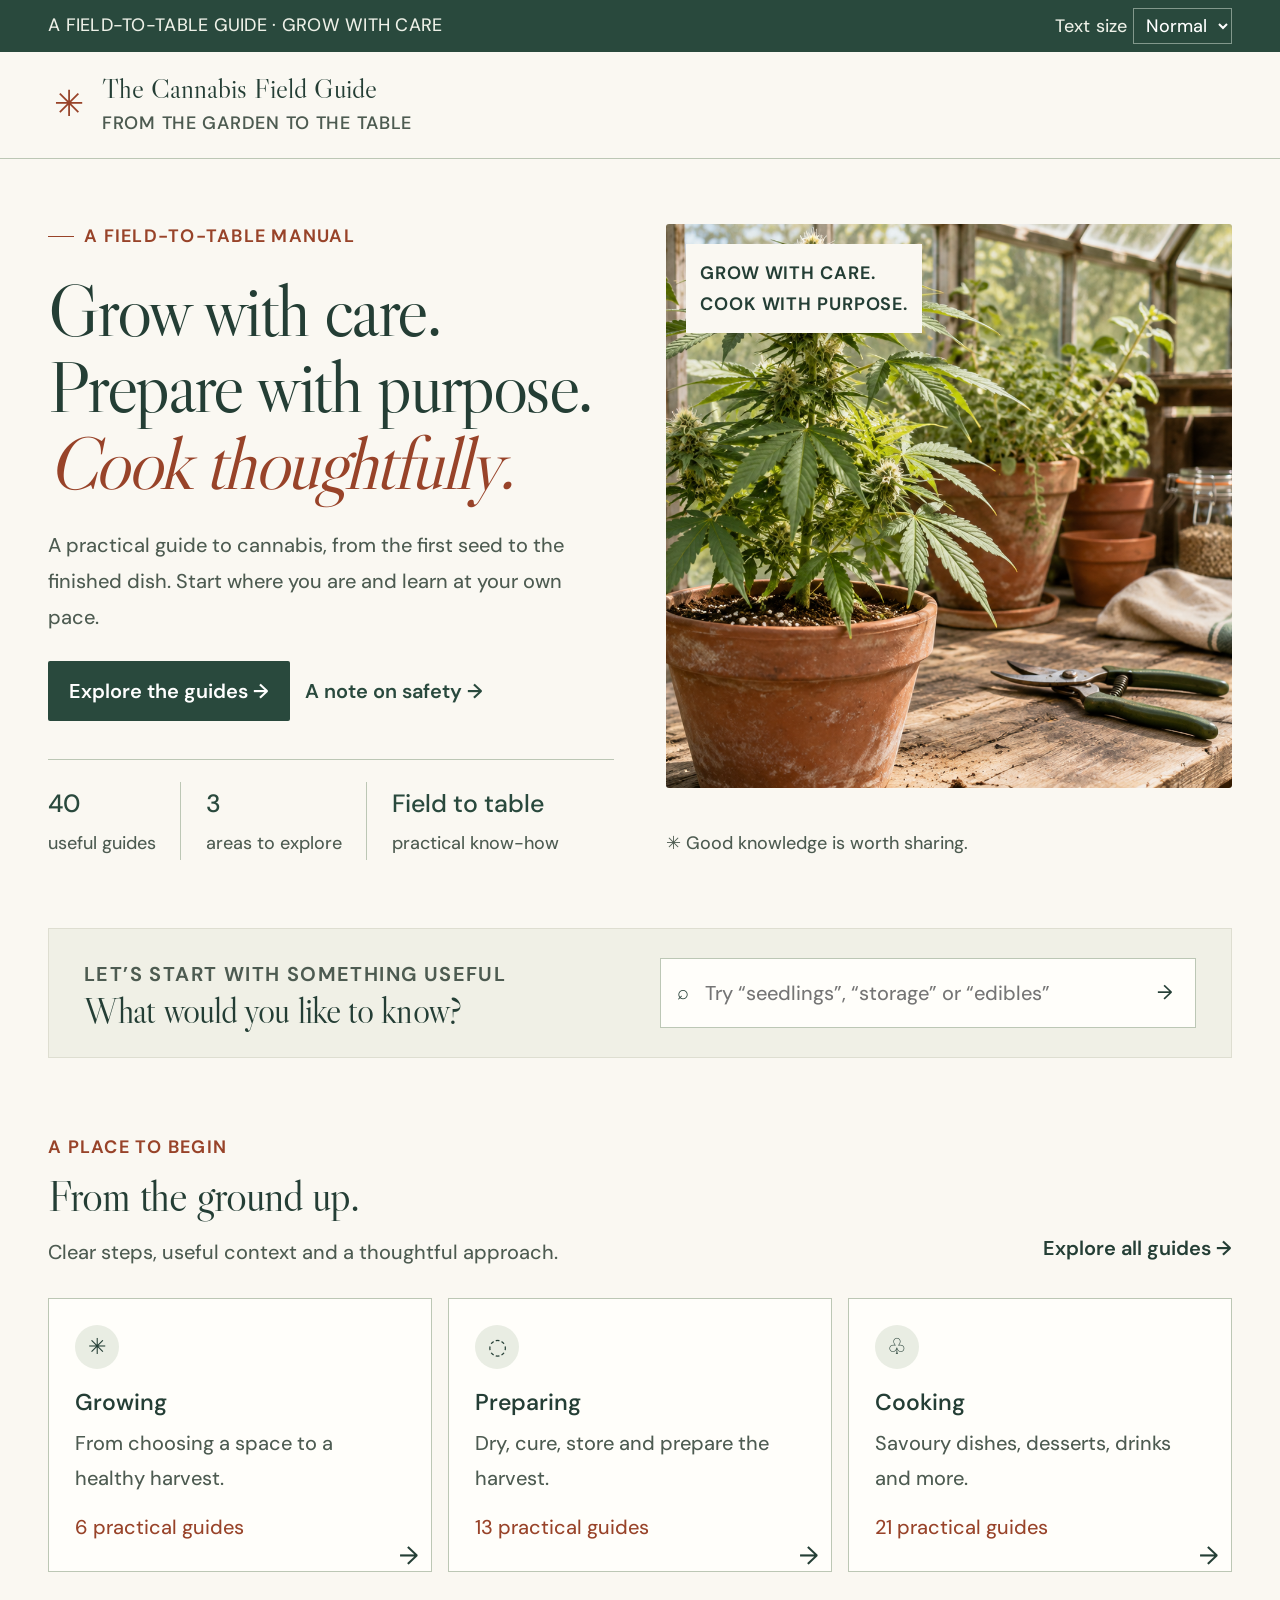
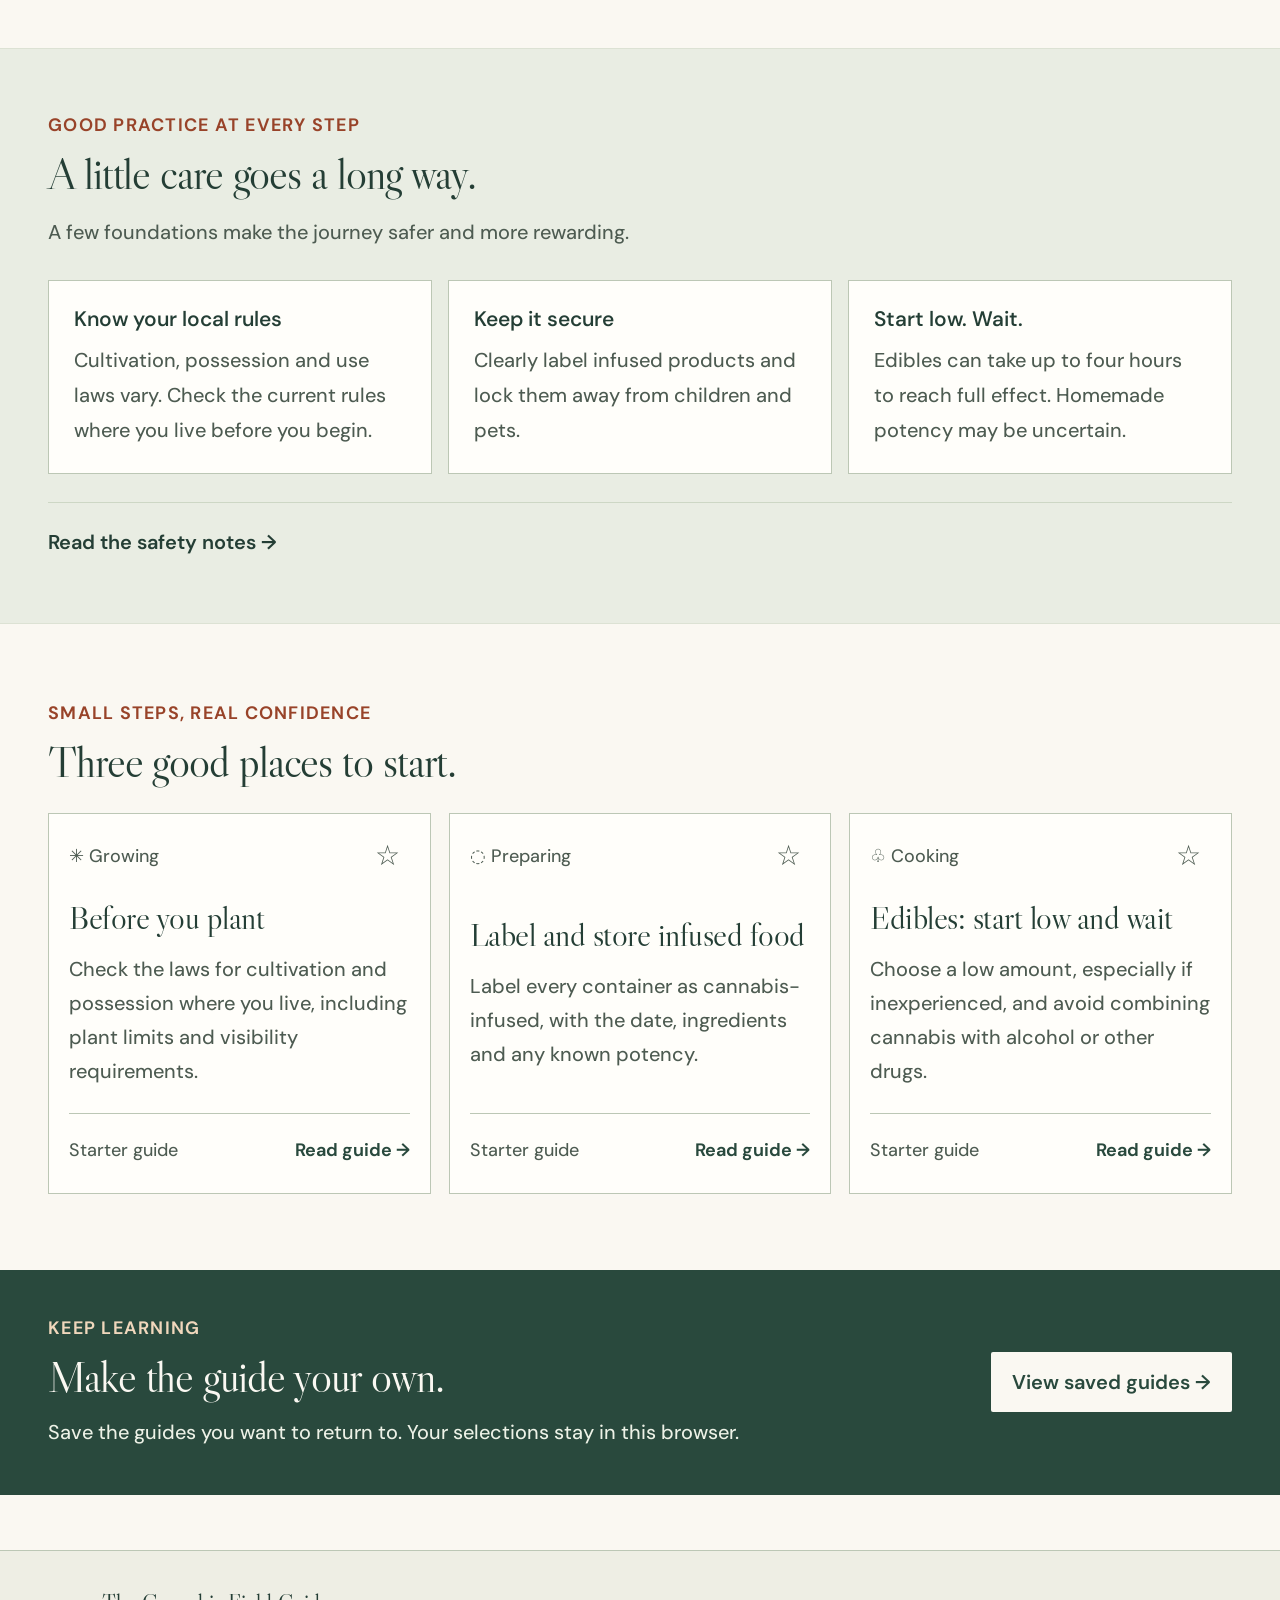
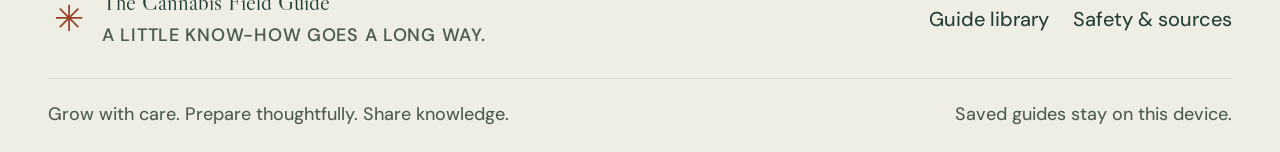
<file: index.html>
<!doctype html>
<html lang="en"><head><meta charset="utf-8"><meta name="viewport" content="width=device-width,initial-scale=1"><meta name="theme-color" content="#29493d"><meta name="description" content="A practical field-to-table guide to growing, preparing and cooking cannabis."><title>The Cannabis Field Guide</title><link rel="icon" href="./favicon.svg"><link rel="stylesheet" href="./style.css"><link rel="stylesheet" href="./readability.css"><link rel="stylesheet" href="./custom.css"></head><body><div id="cg-root"><p style="padding:40px">Opening the field guide…</p><noscript>JavaScript is needed to browse the interactive guide library.</noscript></div><script src="./app.js" defer></script></body></html>
</file>
<file: style.css>
@import url('https://fonts.googleapis.com/css2?family=DM+Sans:wght@400;450;500;550;600;650;700&family=Libre+Caslon+Display&display=swap');
:root{--paper:#faf8f2;--white:#fffefa;--ink:#243e35;--muted:#637069;--green:#29493d;--sage:#e9ede3;--line:#dce0d5;--orange:#b45432;--peach:#f0d9c8;--serif:'Libre Caslon Display',Georgia,serif;--sans:'DM Sans',Arial,sans-serif}*{box-sizing:border-box}html{scroll-behavior:smooth;scroll-padding-top:100px}body{margin:0;background:var(--paper);color:var(--ink);font-family:var(--sans);font-size:0.9rem;line-height:1.65}a{color:inherit;text-underline-offset:4px}button,input,textarea,select{font:inherit;color:inherit}button,a,input,textarea,select{-webkit-tap-highlight-color:transparent}button{cursor:pointer}button:disabled{opacity:.6;cursor:wait}button:focus-visible,a:focus-visible,input:focus-visible,select:focus-visible,textarea:focus-visible{outline:3px solid #b85e2c;outline-offset:4px}a:hover{color:var(--orange)}button{border:0;background:transparent}h1,h2,h3,h4,p,figure{margin:0}h1,h2{font-family:var(--serif);font-weight:400;letter-spacing:-.025em;line-height:1.04}h1{font-size:3.8rem}h2{font-size:2.4rem}h3{font-size:1.05rem;line-height:1.3;font-weight:550}h4{font-size:0.9rem}p{color:var(--muted)}p+p{margin-top:14px}.wrap{width:min(1240px,calc(100% - 96px));margin-inline:auto}.icon{width:23px;height:23px;flex-shrink:0;vertical-align:middle}.sr-only{position:absolute;width:1px;height:1px;padding:0;overflow:hidden;clip:rect(0,0,0,0);white-space:nowrap;border:0}.skip{position:fixed;z-index:100;top:-70px;left:10px;background:white;padding:12px}.skip:focus{top:5px}.eyebrow{font:650 0.9rem/1.5 var(--sans);letter-spacing:.16em;color:var(--orange);text-transform:uppercase;margin-bottom:16px}.lead{font-size:0.9rem;line-height:1.8;max-width:680px}.emergency-bar{background:var(--green);color:#edf0e7;font-size:0.9rem;padding:8px 0;letter-spacing:.015em}.emergency-bar .wrap{display:flex;justify-content:space-between;gap:20px}.emergency-bar a{font-weight:700;color:white;text-decoration:none}.emergency-bar b{margin:0 10px;color:#b6c5b8}header{background:var(--paper);border-bottom:1px solid var(--line);position:relative;z-index:20}.nav-wrap{height:98px;display:flex;justify-content:space-between;align-items:center;gap:24px}.brand{display:flex;gap:12px;align-items:center;text-decoration:none;color:var(--ink);font-family:var(--serif);font-size:1.35rem;line-height:1.15;white-space:nowrap}.brand small{display:block;font:550 0.9rem/1.5 var(--sans);letter-spacing:.17em;margin-top:5px;color:var(--muted)}.brand-mark{color:var(--orange);width:42px;height:42px;display:grid;place-items:center}.brand-mark .icon{width:39px;height:39px;stroke-width:1}.nav-wrap nav{display:flex;align-items:center;gap:24px;font-size:0.9rem;font-weight:550}.nav-wrap nav a{text-decoration:none;white-space:nowrap;line-height:1.4}.nav-wrap nav a.active{color:var(--orange)}.nav-survey{border:1px solid var(--ink);padding:11px 14px}.nav-survey .icon{width:15px;height:15px;margin-left:5px}.menu-toggle{display:none!important}.hero{display:grid;grid-template-columns:1.02fr 1fr;gap:52px;padding-top:64px;padding-bottom:68px;align-items:center}.hero-copy h1{font-size:clamp(3.1rem,5.8vw,4.2rem);line-height:1.03;letter-spacing:-.035em}.hero-copy h1 em{color:var(--orange);font-weight:400}.hero-copy .eyebrow{font-size:0.9rem;letter-spacing:.13em;display:flex;gap:10px;align-items:center;margin-bottom:22px}.little-line{width:26px;height:1px;background:var(--orange)}.hero-copy .lead{font-size:0.9rem;margin-top:26px;max-width:430px}.button-row{display:flex;flex-wrap:wrap;align-items:center;gap:14px;margin-top:26px}.button{display:inline-flex;justify-content:center;align-items:center;gap:18px;text-decoration:none;padding:14px 20px;font-size:0.9rem;font-weight:600;border:1px solid transparent;line-height:1.5;min-height:46px;border-radius:2px}.button .icon{width:18px;height:18px}.button.primary{background:var(--green);color:white}.button.primary:hover{background:#355b49}.button.secondary{border-color:var(--line);background:transparent}.button.secondary:hover{border-color:var(--green);background:var(--sage)}.button.light{background:var(--paper);color:var(--green)}.button.text-button{padding-inline:0;color:var(--green);gap:12px;font-size:0.9rem}.hero-facts{display:flex;gap:25px;margin-top:38px;padding-top:22px;border-top:1px solid var(--line);font-size:0.9rem;color:var(--muted);max-width:440px}.hero-facts strong{font-size:0.95rem;font-weight:500;color:var(--green);display:block;margin-bottom:2px}.hero-facts span+span{border-left:1px solid var(--line);padding-left:25px}.hero-photo{position:relative;align-self:stretch;margin-top:1px;min-height:490px;padding-bottom:40px}.hero-photo img{width:100%;height:100%;position:absolute;inset:0;object-fit:cover;object-position:52% center;height:calc(100% - 40px);border-radius:3px}.photo-label{position:absolute;top:20px;left:20px;background:var(--paper);padding:14px;font-size:0.9rem;font-weight:650;line-height:1.7;letter-spacing:.14em}.hero-photo figcaption{position:absolute;bottom:0;width:100%;display:flex;align-items:center;justify-content:space-between;font-size:0.9rem;color:var(--muted)}.hero-photo figcaption .icon{width:16px;height:16px;margin-right:4px}.hero-photo figcaption span+span{font-size:0.9rem;letter-spacing:.12em}.search-band{display:grid;grid-template-columns:1fr 1.2fr;gap:40px;align-items:center;border:1px solid #deded1;background:#f0f0e6;padding:28px 35px}.search-band .eyebrow{font-size:0.9rem;margin-bottom:6px;color:var(--muted)}.search-band h2{font-family:var(--serif);font-size:1.45rem}.search-band form,.library-search{display:flex;align-items:center;gap:14px;background:var(--white);border:1px solid var(--line);padding:12px 16px}.search-band input,.library-search input{background:transparent;border:0;outline:none;min-width:0;width:100%;font-size:0.9rem}.search-band form>.icon{width:18px;height:18px;color:var(--muted)}.icon-button{width:36px;height:36px;display:inline-flex;align-items:center;justify-content:center;color:var(--muted);border-radius:50%;flex-shrink:0}.icon-button:hover{background:var(--sage);color:var(--green)}.icon-button .icon{width:20px;height:20px}.section{padding-block:76px}.section.compact{padding-block:42px}.section-head{display:flex;justify-content:space-between;align-items:flex-end;gap:28px;margin-bottom:28px}.section-head .eyebrow{font-size:0.9rem;margin-bottom:12px}.section-head h2{font-size:2.2rem}.section-head p:not(.eyebrow){margin-top:16px;font-size:0.9rem}.text-link{display:inline-flex;gap:10px;align-items:center;font-size:0.9rem;font-weight:600;text-decoration:none;white-space:nowrap}.text-link .icon{width:17px;height:17px}.category-grid{display:grid;grid-template-columns:repeat(3,1fr);gap:16px}.category-card{display:flex;align-items:flex-start;gap:16px;padding:25px 20px;border:1px solid var(--line);text-decoration:none;position:relative;background:var(--white);min-height:150px;transition:border-color .15s,transform .15s}.category-card:hover{border-color:#879a82;transform:translateY(-2px);color:var(--ink)}.category-icon{display:grid;place-items:center;width:44px;height:44px;background:var(--sage);border-radius:50%;flex-shrink:0}.category-icon .icon{width:23px;height:23px}.category-card h3{font-size:0.9rem;margin-top:1px;line-height:1.4;padding-right:12px}.category-card p{font-size:0.9rem;margin-top:7px;max-width:220px}.category-card small{font-size:0.9rem;color:var(--orange);display:block;margin-top:14px}.card-arrow{position:absolute;bottom:21px;right:16px;width:16px;height:16px}.weather-section{background:var(--sage);border-block:1px solid #dce2d4}.weather-section .section{padding-block:63px}.section-copy{font-size:0.9rem;margin-top:-10px;margin-bottom:30px;max-width:690px}.hazard-tiles{display:grid;grid-template-columns:repeat(4,1fr);gap:15px;margin-top:28px}.hazard-tile{padding:22px;min-height:220px;position:relative;text-decoration:none;border:1px solid #d9dccc;transition:transform .15s;background:#f9f7ef;color:#614632}.hazard-tile:hover{transform:translateY(-3px)}.hazard-tile>.icon{display:block;width:52px;height:52px;stroke-width:1.1;margin:12px 0 25px}.hazard-tile .tile-no{position:absolute;right:20px;top:22px;font-size:0.9rem;color:var(--muted)}.hazard-tile h3{font-family:var(--serif);font-size:1.55rem;font-weight:400;margin-bottom:15px}.hazard-tile>span:last-child{font-size:0.9rem;display:flex;gap:10px;align-items:center;justify-content:space-between}.hazard-tile>span:last-child .icon{width:16px;height:16px}.rust{--hazard:#a45132;--hazard-bg:#f5e9de}.blue{--hazard:#42697a;--hazard-bg:#e4eced}.sage{--hazard:#4a6556;--hazard-bg:#e7ecdf}.ochre{--hazard:#8e692b;--hazard-bg:#f3ebd8}.hazard-tile{color:var(--hazard)}.weather-foot{display:flex;align-items:center;gap:10px;margin-top:28px;padding-top:22px;border-top:1px solid #cdd7c5;font-size:0.9rem}.weather-foot>.icon{width:18px;height:18px}.weather-foot a{display:flex;gap:8px;align-items:center;margin-left:auto;font-weight:600;text-decoration:none}.weather-foot a .icon{width:16px;height:16px}.neighbour-promo{display:grid;grid-template-columns:1fr 1.08fr;align-items:center;gap:80px}.neighbour-promo h2{font-size:2.55rem}.neighbour-promo p:not(.eyebrow){font-size:0.9rem;margin-top:22px;max-width:470px}.neighbour-art{min-height:300px;display:flex;align-items:center;justify-content:center;gap:18px;position:relative;background:#efede0;border-radius:50% 50% 4px 4px;isolation:isolate}.neighbour-art>span>.icon{width:88px;height:88px;stroke-width:.7}.neighbour-art>div{align-self:center;margin-top:70px;color:var(--orange)}.neighbour-art>div .icon{width:48px;height:48px;stroke-width:1}.neighbour-art small{position:absolute;bottom:23px;font-size:0.9rem;letter-spacing:.16em}.survey-promo{background:var(--green);color:var(--paper)}.survey-promo .wrap{display:flex;align-items:center;justify-content:space-between;gap:40px;padding-block:45px}.survey-promo .eyebrow{color:#d7b396;margin-bottom:12px;font-size:0.9rem}.survey-promo h2{font-size:2.25rem}.survey-promo p:not(.eyebrow){color:#d2dcce;font-size:0.9rem;margin-top:16px;max-width:650px}.survey-promo .button{white-space:nowrap;min-width:170px}.guide-grid{display:grid;grid-template-columns:repeat(3,1fr);gap:18px}.guide-card{border:1px solid var(--line);background:var(--white);padding:20px;display:flex;flex-direction:column;min-width:0}.guide-top,.guide-bottom{display:flex;justify-content:space-between;align-items:center;gap:8px}.tag{font-size:0.9rem;color:var(--muted);display:inline-flex;align-items:center;gap:7px}.tag .icon{width:16px;height:16px}.guide-open{display:block;text-align:left;padding:20px 0 25px;flex:1}.guide-open h3{font:400 1.4rem/1.15 var(--serif);letter-spacing:-.015em}.guide-open p{font-size:0.9rem;line-height:1.7;margin-top:14px}.guide-open:hover h3{color:var(--orange)}.guide-bottom{border-top:1px solid var(--line);padding-top:15px;font-size:0.9rem;color:var(--muted);align-items:center}.guide-bottom button{display:flex;gap:6px;align-items:center;white-space:nowrap;font-size:0.9rem;font-weight:650;color:var(--green);padding:4px 0}.guide-bottom .icon{width:14px;height:14px}.is-saved{color:var(--orange);background:#f4e6d9}.is-saved .icon{fill:#efd3b9}footer{background:#eeeee4;border-top:1px solid var(--line);margin-top:55px;padding:38px 0 22px}.footer-top,.footer-bottom{display:flex;justify-content:space-between;align-items:center;gap:24px}.footer-top .brand{font-size:1.15rem}.footer-top>div{display:flex;gap:24px;font-size:0.9rem}.footer-top>div a{text-decoration:none}.footer-bottom{border-top:1px solid #d9ddce;margin-top:28px;padding-top:19px;font-size:0.9rem;color:var(--muted)}.footer-bottom a{color:inherit}.page-intro{padding:58px 0 40px}.page-intro h1{font-size:3.25rem}.page-intro .lead{font-size:0.9rem;margin-top:22px;max-width:800px}.page-intro .eyebrow{font-size:0.9rem}.library-layout{display:grid;grid-template-columns:250px 1fr;gap:36px}.library-filters{border-right:1px solid var(--line);padding-right:22px}.library-filters h2{font:550 0.9rem var(--sans);margin:4px 0 21px}.filter{display:flex;align-items:center;gap:9px;text-align:left;width:100%;font-size:0.9rem;padding:12px 9px;margin:3px 0;border-radius:2px;line-height:1.45}.filter .icon{width:17px;height:17px}.filter span{margin-left:auto;font-size:0.9rem;color:var(--muted)}.filter.active{background:var(--sage);font-weight:650}.filter:hover{background:#eeeee3}.library-search{padding:13px 18px}.library-search input{font-size:0.9rem}.library-search>.icon{width:18px;height:18px}.results-count{display:flex;justify-content:space-between;padding:18px 0;font-size:0.9rem;color:var(--muted)}.results-count span{font-size:0.9rem}.results-count .icon{width:13px;height:13px}.library-cards{grid-template-columns:repeat(2,1fr)}.empty{padding:40px;background:#f0f1e8;border:1px dashed #b9c5b5;text-align:center;grid-column:1/-1}.empty h3{font-family:var(--serif);font-size:1.5rem;margin-bottom:12px}.empty p{font-size:0.9rem;max-width:590px;margin:0 auto 20px}.inline-empty{margin-top:20px;font-size:0.9rem;padding:25px}.emergency-contact{display:flex;align-items:center;gap:18px;padding:20px;background:#f1e2d6;border:1px solid #e7cdbb;font-size:0.9rem;margin-bottom:28px;flex-wrap:wrap}.emergency-contact strong{display:flex;align-items:center;gap:8px;font-weight:550}.emergency-contact a{font-size:0.9rem;font-weight:650;text-decoration:none}.emergency-contact span{margin-left:auto}.hazard-tabs{display:flex;flex-wrap:wrap;gap:8px;margin:28px 0 20px}.hazard-tabs a{display:flex;gap:8px;align-items:center;text-decoration:none;padding:11px 14px;border:1px solid var(--line);font-size:0.9rem}.hazard-tabs .icon{width:17px;height:17px}.hazard-tabs a.active{background:var(--green);color:white;border-color:var(--green)}.hazard-guide{border:1px solid var(--line);background:var(--white)}.hazard-guide-top{display:flex;justify-content:space-between;align-items:center;padding:34px;background:var(--hazard-bg);gap:32px}.hazard-guide-top .eyebrow{color:var(--hazard);font-size:0.9rem}.hazard-guide-top h2{font-size:2.4rem;color:var(--hazard)}.hazard-guide-top p:not(.eyebrow){margin-top:18px;max-width:750px;font-size:0.9rem}.hazard-guide-top>.icon{width:90px;height:90px;stroke-width:.8;color:var(--hazard)}.urgent-note{display:flex;gap:15px;padding:22px 34px;border-block:1px solid var(--line);font-size:0.9rem}.urgent-note strong{font-weight:550}.urgent-note .icon{color:var(--orange);width:21px;height:21px}.phase-tabs{display:flex;border-bottom:1px solid var(--line);padding:0 34px}.phase-tabs button{padding:20px 28px;border-bottom:3px solid transparent;display:flex;gap:12px;align-items:center;font-size:0.9rem}.phase-tabs button[aria-selected=true]{border-color:var(--hazard);font-weight:700;color:var(--hazard)}.phase-tabs button span{font-size:0.9rem;opacity:.7}.phase-content{padding:32px;max-width:950px}.phase-content>h3{font-family:var(--serif);font-size:1.55rem;margin-bottom:25px}.step-list{list-style:none;counter-reset:step;padding:0;margin:0}.step-list li{counter-increment:step;display:flex;gap:18px;align-items:flex-start;padding:14px 0;font-size:0.9rem;line-height:1.8}.step-list li:before{content:counter(step,decimal-leading-zero);font-size:0.9rem;line-height:28px;border-bottom:1px solid #b8c8b3;color:var(--green);min-width:26px;flex-shrink:0}.rural-note,.caution{display:flex;gap:16px;background:var(--sage);padding:22px;margin:22px 0}.rural-note p,.caution p{font-size:0.9rem;margin-top:6px}.rural-note strong,.caution strong{font-size:0.9rem}.sources{border-top:1px solid var(--line);padding-top:20px;margin-top:22px}.sources h4{font-size:0.9rem;margin-bottom:10px}.source-link{font-size:0.9rem;display:inline-flex;gap:5px;align-items:center;margin:5px 18px 5px 0;font-weight:500}.source-link .icon{width:12px;height:12px}.warning-levels{border:1px solid var(--line);padding:25px}.warning-levels h3{font-size:0.9rem;margin-bottom:22px}.warning-levels>div{display:flex;gap:14px}.level{display:block;padding:16px 20px;flex:1;font-weight:650;font-size:0.9rem}.level small{display:block;font-size:0.9rem;font-weight:400;margin-top:5px}.advice{background:#f9f0cd;color:#685322}.watch{background:#f6ddbe;color:#78511d}.emergency{background:#a84435;color:white}.warning-levels p{font-size:0.9rem;margin-top:18px}.contact-grid{display:grid;grid-template-columns:repeat(4,1fr);gap:14px}.contact-card{display:flex;flex-direction:column;justify-content:space-between;padding:20px;border:1px solid var(--line);text-decoration:none;background:var(--white);gap:18px}.contact-card small{font-size:0.9rem;line-height:1.6;max-width:200px}.contact-card strong{display:flex;align-items:center;justify-content:space-between;font-size:1.15rem;font-weight:550}.contact-card:first-child{background:var(--green);color:white}.contact-card .icon{width:19px;height:19px}.official-strip{display:flex;gap:12px;flex-wrap:wrap;align-items:center;background:var(--sage);padding:18px 22px;margin-top:22px}.official-strip>strong{font-size:0.9rem;margin-right:5px}.official-strip .source-link{font-size:0.9rem;margin-right:8px}.device-grid{display:grid;grid-template-columns:repeat(2,1fr);gap:20px}.device-card{padding:28px;border:1px solid var(--line);background:var(--white);display:flex;flex-direction:column}.device-heading{display:flex;justify-content:space-between;align-items:center;margin-bottom:20px;color:var(--orange)}.device-heading .icon{width:28px;height:28px}.device-heading span{font-size:0.9rem;color:var(--muted)}.device-card h3{font-family:var(--serif);font-size:1.6rem}.device-card ol{padding-left:19px;font-size:0.9rem;line-height:1.9;color:var(--muted);flex:1}.device-card li{padding-left:6px;margin-bottom:13px}.device-card .sources{padding-top:12px;margin-top:10px}.check-row{display:flex;align-items:flex-start;gap:10px;font-size:0.9rem;cursor:pointer;line-height:1.7;padding:12px 0}.check-row input{margin-top:4px;flex-shrink:0}input[type=checkbox],input[type=radio]{accent-color:var(--green);width:18px;height:18px;cursor:pointer;flex-shrink:0}.info-grid{display:grid;grid-template-columns:repeat(2,1fr);gap:20px}.note-box{padding:28px;background:var(--sage);border:1px solid var(--line)}.note-box h3{font-family:var(--serif);font-size:1.5rem;margin-bottom:15px}.note-box p{font-size:0.9rem}.small-note{font-size:0.9rem;line-height:1.75;color:var(--muted);margin-top:12px}.principle-strip{display:flex;gap:24px;justify-content:space-between;background:var(--sage);padding:25px;margin-bottom:44px}.principle-strip span{display:flex;align-items:center;gap:12px;font-size:0.9rem}.principle-strip .icon{color:var(--orange)}.feature-grid{display:grid;grid-template-columns:repeat(4,1fr);gap:14px}.feature{display:flex;align-items:flex-start;flex-wrap:wrap;gap:15px;padding:20px;border:1px solid var(--line);background:var(--white);cursor:pointer}.feature .icon{margin-left:auto;color:var(--muted);width:26px;height:26px}.feature strong{display:block;width:100%;font-size:0.9rem;font-weight:550}.feature.selected{border-color:var(--green);background:var(--sage)}.property-checklist{margin-top:28px;border:1px solid var(--line);padding:28px;background:var(--white)}.property-checklist .section-head{margin-bottom:0}.property-task{display:flex;gap:20px;align-items:center;padding:22px 0;border-top:1px solid var(--line);margin-top:16px}.property-task p{font-size:0.9rem;margin-top:6px}.property-task h4{font-size:0.9rem}.property-task>div{flex:1}.property-task>.icon{color:var(--orange);width:28px;height:28px}.privacy-note{margin-bottom:32px;background:#f1ecdf}.privacy-note strong{font-size:0.9rem;display:flex;gap:10px;align-items:center}.privacy-note p{margin-top:12px}.plan-layout{display:grid;grid-template-columns:1fr .7fr;gap:48px}.field{margin-bottom:22px}.field label,.field-label{display:block;font-size:0.9rem;font-weight:600;margin-bottom:10px;color:var(--ink)}.field input,.field textarea,.field select{padding:12px 14px;display:block;width:100%;border:1px solid #cbd2c4;background:var(--white);border-radius:2px;font-size:0.9rem}.field textarea{resize:vertical;min-height:70px}.kit-panel{background:var(--sage);padding:30px;align-self:start}.kit-panel h2{font-size:1.9rem}.kit-panel>p:not(.eyebrow){font-size:0.9rem;margin-block:20px}.kit-panel .check-row{border-bottom:1px solid #d5decb;padding-block:13px}.plan-help{margin-top:26px;padding-top:20px;border-top:1px solid #c9d4bf;font-size:0.9rem;line-height:2}.head-calculator{background:#eef0e5;padding:28px;display:grid;grid-template-columns:1fr .65fr;gap:24px;margin-top:30px}.head-calculator h3{font:400 1.75rem var(--serif);margin-bottom:14px}.head-calculator p{font-size:0.9rem}.head-calculator label{display:block;font-size:0.9rem;margin-top:18px}.head-calculator input[type=range]{width:100%;accent-color:var(--green);margin-top:14px}.head-calculator output{display:block;font-size:0.95rem;color:var(--orange);margin-top:12px}.head-calculator .eyebrow{font-size:0.9rem}.tank-diagram{position:relative;min-height:230px;align-self:center}.diagram-tank{position:absolute;top:10px;left:5px;width:110px;height:105px;border:2px solid var(--green);border-radius:12px 12px 3px 3px;overflow:hidden}.diagram-tank span{position:absolute;top:30px;left:10px;font-size:0.9rem;z-index:1}.diagram-tank div{background:#b8cfd0;height:75px;margin-top:30px;border-top:1px dashed var(--green)}.diagram-pipe{position:absolute;left:50px;top:115px;width:130px;height:90px;border-left:6px solid var(--green);border-bottom:6px solid var(--green)}.diagram-drop{position:absolute;left:140px;top:40px;font-size:4.1rem;color:#9a6642;display:flex;align-items:center;gap:8px}.diagram-drop span{font-size:0.9rem;line-height:1.5}.diagram-outlet{position:absolute;left:168px;top:213px;font-size:0.9rem}.survey-toolbar{display:flex;gap:22px;align-items:center;border-block:1px solid var(--line);padding:18px 0;font-size:0.9rem;margin-bottom:32px}.survey-toolbar span{display:flex;gap:9px;align-items:center}.survey-toolbar .icon{width:18px;height:18px}.survey-toolbar a{margin-left:auto;display:flex;gap:8px;align-items:center;font-size:0.9rem}.survey-block{border:1px solid var(--line);padding:30px;margin-bottom:34px;min-width:0}.survey-block legend{padding:0 12px;font-family:var(--serif);font-size:1.55rem}.survey-block legend>span{font-family:var(--sans);font-size:0.9rem;color:var(--orange);margin-right:12px}.survey-block legend small{font-size:0.9rem;font-family:var(--sans);color:var(--muted);margin-left:12px}.survey-block>.field{max-width:420px}.choice-grid{display:flex;gap:10px;flex-wrap:wrap;margin-bottom:26px}.choice{border:1px solid var(--line);background:var(--white);padding:10px 14px;display:flex;gap:9px;align-items:center;font-size:0.9rem;cursor:pointer}.choice:has(input:checked){background:var(--sage);border-color:#96ac93}.survey-block>p{font-size:0.9rem;margin-bottom:20px}.survey-block .field-label{margin-top:24px}.survey-progress{display:flex;justify-content:space-between;font-size:0.9rem;color:var(--muted);padding:16px;background:var(--sage);margin-bottom:18px}.survey-row{display:grid;grid-template-columns:minmax(260px,2.6fr) repeat(5,1fr);gap:10px;align-items:center;margin:0;padding:20px 12px;border:0;border-bottom:1px solid var(--line);min-width:0}.survey-row:nth-child(odd){background:#f2f2e9}.survey-row:focus-within{outline:1px solid #94a88b}.survey-table-head{background:var(--green)!important;color:white;font-size:0.9rem;text-align:center;position:sticky;top:0;z-index:2}.survey-table-head>span:first-child{text-align:left;font-weight:600}.question-label strong{display:block;font-size:0.9rem;line-height:1.65;font-weight:550}.question-label small{font-size:0.9rem;text-transform:uppercase;letter-spacing:.08em;color:var(--muted);display:block;margin-bottom:5px}.survey-answer{display:flex;align-items:center;justify-content:center;cursor:pointer;padding:4px;min-height:40px}.survey-answer span{display:none}.survey-answer.workshop-choice input{accent-color:var(--orange)}.needs-answer{outline:2px solid var(--orange)}.survey-consent{padding:30px;background:var(--sage)}.survey-consent h3{font-family:var(--serif);font-size:1.6rem;margin-bottom:16px}.survey-consent p{font-size:0.9rem;max-width:900px}#survey-error{color:#9c3326;font-size:0.9rem;font-weight:600;margin-top:15px}.success-panel{padding:40px;border:1px solid var(--line);background:var(--sage)}.success-panel>.icon{width:50px;height:50px;margin-bottom:20px}.success-panel p{margin-top:18px}.results-metrics{display:grid;grid-template-columns:repeat(3,1fr);gap:20px;margin:38px 0}.results-metrics>div{background:var(--sage);padding:25px}.results-metrics strong{display:block;font-family:var(--serif);font-size:2.8rem;font-weight:400;line-height:1}.results-metrics span{font-size:0.9rem;display:block;margin-top:12px}.results-explainer{font-size:0.9rem;color:var(--muted);margin-bottom:24px;max-width:900px}.ranking-row{display:grid;grid-template-columns:2.8fr repeat(6,.7fr);gap:12px;align-items:center;padding:20px;border-bottom:1px solid var(--line);font-size:0.9rem}.ranking-row:nth-child(even){background:#f0f1e7}.ranking-row>span,.ranking-row>label{text-align:center}.ranking-row strong{font-size:0.9rem;display:block;font-weight:550}.ranking-row small{display:block;font-size:0.9rem;text-transform:uppercase;letter-spacing:.1em;color:var(--muted);margin-bottom:7px}.ranking-head{font-size:0.9rem;background:var(--green);color:white}.ranking-head span:first-child{text-align:left}.bar-track{background:#e2e6da;margin-top:12px;height:4px}.bar-track>div{background:#9a5935;height:4px}.count-line{display:flex;justify-content:space-between;border-top:1px solid #d3ddcb;padding:10px 0;font-size:0.9rem;gap:20px}.shortlist-panel{background:#f0ecdf;border:1px solid var(--line);padding:30px}.shortlist-panel h2{font-size:1.85rem}.shortlist-panel>p{font-size:0.9rem}.shortlist-item{padding:20px 0;border-top:1px solid var(--line);margin-top:18px}.shortlist-item strong{font-size:0.9rem}.shortlist-item p{font-size:0.9rem;margin:7px 0 10px}.mobile-only{display:none}.narrow{max-width:850px}.prose h2{font-size:1.8rem;margin-top:36px;margin-bottom:18px}.prose p{font-size:0.9rem;line-height:1.9}.prose .sources{margin-top:20px}.dialog-open{overflow:hidden}dialog{border:1px solid var(--line);background:var(--white);color:var(--ink);width:min(760px,calc(100% - 32px));max-height:calc(100dvh - 48px);padding:34px;box-shadow:0 24px 100px #152e3340;border-radius:4px}dialog::backdrop{background:#17382f99;backdrop-filter:blur(3px)}.dialog-top{display:flex;align-items:center;justify-content:space-between;margin-bottom:24px}dialog>.eyebrow{font-size:0.9rem;margin-bottom:12px}dialog h2{font-size:2.35rem;margin-bottom:25px}dialog .step-list{margin-top:22px}dialog .guide-tools{background:var(--sage);padding:18px 20px}dialog .guide-tools strong{font-size:0.9rem}dialog .guide-tools p{font-size:0.9rem;margin-top:5px}.caution{background:#f1e7d9;margin-block:24px}.caution>.icon{color:var(--orange)}dialog .check-row{border-block:1px solid var(--line);padding-block:20px}#toast{position:fixed;bottom:25px;left:50%;transform:translate(-50%,20px);padding:14px 22px;background:var(--green);color:white;font-size:0.9rem;z-index:100;opacity:0;pointer-events:none;transition:.2s;box-shadow:0 4px 20px #16342820;max-width:90vw;width:max-content}#toast.visible{opacity:1;transform:translate(-50%,0)}
@media(min-width:1450px){.hero-copy h1{font-size:4.3rem}.hero{gap:65px}.hero-photo{min-height:520px}}
@media(max-width:1150px){.wrap{width:calc(100% - 64px)}.nav-wrap nav{gap:15px;font-size:0.9rem}.brand{font-size:1.2rem}.brand small{font-size:0.9rem}.hero{gap:32px}.hero-copy h1{font-size:3.3rem}.hero-photo{min-height:470px}.hero-copy .lead{font-size:0.9rem}.hero-copy .button{font-size:0.9rem;gap:8px;padding:13px}.category-card{gap:12px;padding:22px 16px}.category-card h3{font-size:0.9rem}.category-icon{width:35px;height:35px}.category-icon .icon{width:20px;height:20px}.neighbour-promo{gap:45px}.library-layout{grid-template-columns:210px 1fr;gap:25px}.guide-open h3{font-size:1.3rem}.guide-card{padding:17px}.tag{font-size:0.9rem}.survey-row{grid-template-columns:2fr repeat(5,.75fr);gap:5px}.survey-block{padding:24px}.contact-card strong{font-size:1rem}}
@media(max-width:900px){.nav-wrap{height:82px}.nav-wrap nav{position:absolute;top:82px;left:0;right:0;display:none;background:var(--paper);border-bottom:1px solid var(--line);padding:20px 32px;font-size:0.9rem;box-shadow:0 10px 20px #16342810}.nav-wrap nav.open{display:flex;flex-wrap:wrap;gap:20px}.menu-toggle{display:flex!important}.hero{padding-top:45px;gap:26px}.hero-copy h1{font-size:2.75rem}.hero-photo{min-height:435px}.hero-copy .eyebrow{font-size:0.9rem}.hero-copy .lead{font-size:0.9rem;line-height:1.8}.hero-copy .button-row{gap:10px}.hero-copy .text-button{display:none}.hero-facts{gap:17px}.hero-facts span+span{padding-left:17px}.hero-photo figcaption span+span{display:none}.search-band{padding:24px;gap:24px}.search-band h2{font-size:1.3rem}.category-grid{grid-template-columns:repeat(2,1fr)}.section-head h2{font-size:1.95rem}.section-head .text-link{font-size:0.9rem}.hazard-tiles{gap:10px}.hazard-tile{padding:18px;min-height:200px}.hazard-tile h3{font-size:1.4rem}.hazard-tile>span:last-child{font-size:0.9rem;line-height:1.8}.hazard-tile>.icon{width:43px;height:43px}.neighbour-promo h2{font-size:2.15rem}.neighbour-art{min-height:270px}.neighbour-art>span>.icon{width:65px;height:65px}.guide-grid:not(.library-cards){grid-template-columns:repeat(2,1fr)}.guide-grid:not(.library-cards) .guide-card:last-child:nth-child(odd){grid-column:1/-1}.contact-grid{grid-template-columns:repeat(2,1fr)}.feature-grid{grid-template-columns:repeat(2,1fr)}.principle-strip{flex-wrap:wrap}.plan-layout{grid-template-columns:1fr .8fr;gap:25px}.kit-panel{padding:23px}.kit-panel h2{font-size:1.6rem}.survey-table-head{display:none}.survey-row{grid-template-columns:repeat(5,1fr);gap:10px;padding:20px 15px}.question-label{grid-column:1/-1;margin-bottom:8px}.survey-answer{flex-direction:column;gap:8px;justify-content:flex-start}.survey-answer span{display:block;font-size:0.9rem;text-align:center}.ranking-row{grid-template-columns:2.4fr repeat(6,.7fr);gap:8px;padding:15px;font-size:0.9rem}.ranking-head{font-size:0.9rem}.page-intro h1{font-size:2.9rem}.weather-foot{flex-wrap:wrap}.weather-foot a{margin-left:28px}.footer-top{align-items:flex-start}.footer-top>div{gap:12px;flex-wrap:wrap;justify-content:flex-end;font-size:0.9rem}.hero-facts{font-size:0.9rem}.emergency-bar .wrap>span:first-child{font-size:0.9rem}.emergency-bar{font-size:0.9rem}}
@media(max-width:640px){body{font-size:0.9rem}.wrap{width:calc(100% - 36px)}.emergency-bar .wrap>span:first-child{display:none}.emergency-bar .wrap{justify-content:center;gap:0}.emergency-bar{font-size:0.9rem;padding:7px 0}.emergency-bar b{margin:0 7px}.nav-wrap{height:76px}.nav-wrap nav{top:76px;padding:20px}.brand{font-size:1.25rem}.brand small{font-size:0.9rem}.brand-mark,.brand-mark .icon{width:33px;height:33px}.brand{gap:9px}.hero{display:flex;flex-direction:column;gap:30px;padding:38px 0 30px;align-items:stretch}.hero-copy h1{font-size:3.15rem;line-height:1.01}.hero-copy .eyebrow{font-size:0.9rem;letter-spacing:.12em;margin-bottom:22px}.hero-copy .lead{font-size:0.9rem;max-width:100%;margin-top:22px;line-height:1.8}.hero-copy .button{font-size:0.9rem;padding:13px 16px}.hero-copy .text-button{display:flex}.hero-copy .button-row{gap:15px;margin-top:22px}.hero-facts{margin-top:25px;padding-top:18px;gap:24px;font-size:0.9rem;max-width:none}.hero-facts strong{font-size:0.95rem}.hero-facts span+span{padding-left:24px}.hero-photo{min-height:315px;height:315px}.hero-photo img{height:280px;object-position:50% 55%}.photo-label{font-size:0.9rem;padding:10px;top:14px;left:14px}.hero-photo figcaption{font-size:0.9rem}.hero-photo figcaption span+span{display:block;font-size:0.9rem}.search-band{display:block;padding:22px;margin-top:0}.search-band h2{font-size:1.45rem}.search-band form{margin-top:18px;padding:9px 10px;gap:8px}.search-band input{font-size:0.9rem}.search-band .eyebrow{font-size:0.9rem}.section{padding-block:45px}.section-head{align-items:flex-start;flex-direction:column;gap:18px;margin-bottom:24px}.section-head h2{font-size:1.95rem}.section-head .eyebrow{font-size:0.9rem;margin-bottom:12px}.section-head p:not(.eyebrow){font-size:0.9rem;margin-top:12px}.section-head .text-link{font-size:0.9rem}.category-grid{gap:10px}.category-card{flex-direction:column;gap:14px;padding:18px 15px;min-height:205px}.category-card h3{font-size:0.9rem;line-height:1.35;padding-right:0}.category-card p{font-size:0.9rem;line-height:1.6;margin-top:7px}.category-card small{font-size:0.9rem;margin-top:13px}.category-icon{width:34px;height:34px}.card-arrow{width:14px;height:14px;right:12px;bottom:17px}.weather-section .section{padding-block:42px}.section-copy{font-size:0.9rem;margin-top:-7px;line-height:1.8}.hazard-tiles{grid-template-columns:repeat(2,1fr);gap:12px}.hazard-tile{padding:18px;min-height:200px}.hazard-tile h3{font-size:1.45rem}.hazard-tile>.icon{margin-top:10px;margin-bottom:25px;width:43px;height:43px}.hazard-tile>span:last-child{font-size:0.9rem}.weather-foot{font-size:0.9rem;align-items:flex-start;gap:8px;line-height:1.8}.weather-foot a{margin-left:27px;font-size:0.9rem}.neighbour-promo{display:flex;flex-direction:column;gap:30px;align-items:stretch}.neighbour-art{min-height:250px;width:100%}.neighbour-art>span>.icon{width:82px;height:82px}.neighbour-promo h2{font-size:2.25rem}.neighbour-promo p:not(.eyebrow){font-size:0.9rem;margin-top:18px}.survey-promo .wrap{display:block;padding-block:35px}.survey-promo h2{font-size:1.95rem}.survey-promo p:not(.eyebrow){font-size:0.9rem}.survey-promo .button{margin-top:24px;min-width:160px}.survey-promo .eyebrow{font-size:0.9rem}.guide-grid,.library-cards,.guide-grid:not(.library-cards){grid-template-columns:1fr;gap:14px}.guide-card{padding:20px}.tag{font-size:0.9rem}.guide-open{padding:14px 0 20px}.guide-open h3{font-size:1.5rem}.guide-open p{font-size:0.9rem;max-width:100%}.guide-bottom{font-size:0.9rem}.guide-bottom button{font-size:0.9rem}footer{margin-top:38px;padding-top:28px}.footer-top,.footer-bottom{display:block}.footer-top>div{justify-content:flex-start;gap:20px;margin-top:25px;font-size:0.9rem}.footer-bottom{font-size:0.9rem;line-height:1.8;margin-top:23px}.footer-bottom span{display:block;margin-top:8px}.page-intro{padding:35px 0 30px}.page-intro h1{font-size:2.55rem;line-height:1.04}.page-intro .lead{font-size:0.9rem;margin-top:20px;line-height:1.9}.page-intro .eyebrow{font-size:0.9rem}.library-layout{display:block}.library-filters{display:flex;overflow:auto;gap:7px;border:0;padding:0 0 18px;margin-bottom:10px}.library-filters h2{display:none}.filter{flex-shrink:0;width:auto;white-space:nowrap;padding:10px;border:1px solid var(--line);font-size:0.9rem;margin:0}.filter span{padding-left:6px}.library-search{padding:12px}.library-search input{font-size:0.9rem}.results-count{font-size:0.9rem;padding:15px 0}.results-count span{font-size:0.9rem}.emergency-contact{gap:10px 15px;padding:18px;margin-bottom:20px}.emergency-contact strong{width:100%;font-size:0.9rem}.emergency-contact span{margin-left:0;font-size:0.9rem}.emergency-contact a{font-size:0.9rem}.hazard-tabs{flex-wrap:nowrap;overflow:auto;padding-bottom:8px;gap:7px}.hazard-tabs a{flex-shrink:0;font-size:0.9rem;padding:10px 11px}.hazard-guide-top{padding:23px;gap:18px}.hazard-guide-top h2{font-size:1.9rem}.hazard-guide-top>.icon{width:49px;height:49px}.hazard-guide-top p:not(.eyebrow){font-size:0.9rem;line-height:1.85;margin-top:15px}.hazard-guide-top .eyebrow{font-size:0.9rem}.urgent-note{padding:20px;gap:12px;font-size:0.9rem}.urgent-note>.icon{width:20px;height:20px}.phase-tabs{padding:0 10px;justify-content:space-between}.phase-tabs button{padding:17px 12px;font-size:0.9rem;gap:7px}.phase-tabs button span{font-size:0.9rem}.phase-content{padding:22px}.phase-content>h3{font-size:1.45rem;margin-bottom:14px}.step-list li{font-size:0.9rem;gap:13px;padding-block:12px}.rural-note,.caution{padding:18px;gap:12px}.rural-note>.icon,.caution>.icon{width:21px;height:21px}.sources{padding-top:15px}.source-link{font-size:0.9rem;margin-right:15px;overflow-wrap:anywhere}.warning-levels{padding:20px}.warning-levels h3{font-size:0.9rem}.warning-levels>div{flex-direction:column;gap:8px}.level{padding:13px 16px}.contact-grid{gap:10px}.contact-card{padding:16px;gap:16px;min-height:140px}.contact-card small{font-size:0.9rem}.contact-card strong{font-size:0.95rem;gap:5px}.contact-card .icon{width:15px;height:15px}.official-strip{padding:18px;gap:8px}.official-strip>strong{width:100%}.device-grid,.info-grid{grid-template-columns:1fr}.device-card{padding:23px}.device-card h3{font-size:1.6rem}.device-card ol{font-size:0.9rem}.note-box{padding:23px}.note-box h3{font-size:1.5rem}.note-box p{font-size:0.9rem}.principle-strip{gap:17px;padding:20px;margin-bottom:30px}.principle-strip span{font-size:0.9rem}.principle-strip .icon{width:20px;height:20px}.feature{padding:17px;gap:15px}.feature strong{font-size:0.9rem}.feature .icon{width:23px;height:23px}.property-checklist{padding:20px}.property-task{gap:12px;flex-wrap:wrap;align-items:flex-start;padding-top:20px}.property-task>div{width:calc(100% - 48px);flex:auto}.property-task>.text-link{margin-left:35px;font-size:0.9rem}.property-task h4{font-size:0.9rem}.property-task p{font-size:0.9rem}.plan-layout{grid-template-columns:1fr;gap:32px}.plan-layout form .button{font-size:0.9rem}.kit-panel{padding:25px}.head-calculator{grid-template-columns:1fr;padding:22px;gap:5px}.head-calculator .eyebrow{font-size:0.9rem}.head-calculator h3{font-size:1.6rem}.head-calculator output{font-size:0.9rem}.tank-diagram{width:240px;margin:auto;min-height:245px}.survey-toolbar{flex-wrap:wrap;gap:14px;font-size:0.9rem}.survey-toolbar a{margin-left:0;font-size:0.9rem;width:100%}.survey-block{padding:20px 14px;margin-bottom:27px}.survey-block legend{font-size:1.35rem;padding:0 7px;line-height:1.25}.survey-block legend small{font-size:0.9rem;margin-left:5px}.survey-block legend>span{font-size:0.9rem;margin-right:6px}.choice-grid{gap:8px;margin-bottom:18px}.choice{padding:10px;font-size:0.9rem;gap:8px}.choice input{width:16px;height:16px}.survey-block>.field{margin:15px 0 22px}.survey-block>p{font-size:0.9rem}.survey-progress{padding:12px;font-size:0.9rem;gap:12px}.survey-row{padding:19px 8px;gap:8px 4px}.question-label strong{font-size:0.9rem}.question-label small{font-size:0.9rem}.survey-answer span{font-size:0.9rem;line-height:1.6}.survey-answer{padding:3px 0;gap:9px}.survey-answer input{width:19px;height:19px}.survey-consent{padding:23px}.survey-consent h3{font-size:1.5rem}.survey-consent p{font-size:0.9rem}.survey-consent .check-row{font-size:0.9rem}.survey-consent .button{font-size:0.9rem}.results-metrics{gap:9px;margin:28px 0}.results-metrics>div{padding:16px 12px}.results-metrics strong{font-size:2.05rem}.results-metrics span{font-size:0.9rem;line-height:1.7;margin-top:10px}.ranking-head{display:none}.ranking-row{grid-template-columns:repeat(3,1fr);padding:20px 14px;gap:14px}.ranking-row>div{grid-column:1/-1}.ranking-row>span:before{content:attr(data-label);display:block;font-size:0.9rem;color:var(--muted);margin-bottom:5px}.ranking-row>label{display:flex;gap:8px;font-size:0.9rem;align-items:center;justify-content:center}.mobile-only{display:inline}.ranking-row strong{font-size:0.9rem}.shortlist-panel{padding:24px}.shortlist-panel h2{font-size:1.75rem}.success-panel{padding:25px}dialog{padding:23px;max-height:calc(100dvh - 24px);width:calc(100% - 20px)}dialog h2{font-size:1.95rem}dialog .dialog-top{margin-bottom:22px}dialog .tag{font-size:0.9rem}dialog .button{font-size:0.9rem;padding:12px;gap:9px}dialog .check-row{font-size:0.9rem}.prose h2{font-size:1.65rem}.prose p{font-size:0.9rem}.narrow{max-width:none}.button{font-size:0.9rem}.page-intro+.button-row{margin-top:0}}
@media(prefers-reduced-motion:reduce){*{scroll-behavior:auto!important;transition:none!important}}
@media print{@page{margin:15mm}body{background:white!important;color:#172d24;font-size:11pt}header,footer,.emergency-bar,.skip,.no-print,#toast,.menu-toggle,.button,.icon-button,.survey-toolbar,nav,.nav-wrap{display:none!important}.wrap{width:100%;max-width:none}.page-intro{padding:0 0 20px}.page-intro h1{font-size:35pt}.page-intro .lead{font-size:11pt}.section{padding-block:20px}.plan-layout,.library-layout,.device-grid,.info-grid{display:block}.kit-panel{margin-top:25px}.note-box,.device-card,.feature,.guide-card,.survey-block{break-inside:avoid;margin-bottom:15px;background:white!important}.field textarea{min-height:55px;overflow:visible}.field input,.field textarea{border:1px solid #aaa}.source-link{font-size:9pt}.hazard-tabs,.phase-tabs{display:none}.phase-content{padding:20px}.library-filters{display:none}.hero-photo{display:none}.survey-table-head{position:static}.survey-row{break-inside:avoid}.ranking-row{break-inside:avoid}.shortlist-panel{margin-top:20px}.head-calculator{display:block}.tank-diagram{display:none}body:has(dialog[open]) #cg-root>main,body:has(dialog[open]) #cg-root>header,body:has(dialog[open]) #cg-root>footer,body:has(dialog[open]) #cg-root>.emergency-bar{display:none!important}dialog[open]{position:static;display:block;max-height:none;overflow:visible;width:100%;border:0;padding:0;box-shadow:none}dialog::backdrop{background:none}dialog h2{font-size:30pt}.dialog-open{overflow:visible}.dialog-top{margin-bottom:15px}#guide-dialog .check-row{display:none}.survey-consent{background:white}.contact-grid{grid-template-columns:repeat(2,1fr)}.contact-card{color:#172d24!important;background:white!important}}
</file>
<file: readability.css>
/* Readable defaults, with sizes relative to the reader's browser preference. */
:root { font-size:125%; --muted:#4d5b51; --line:#bcc7b5; --orange:#984329; }
:root[data-text-size="large"] { font-size:150%; }
:root[data-text-size="extra"] { font-size:175%; }
:root[data-text-size="maximum"] { font-size:250%; }
body { font-size:1rem; line-height:1.75; }
body, input, textarea, select { font-weight:450; }
h1,h2,h3,h4,p,a,button,label,legend,small,strong,span { overflow-wrap:break-word; }
h1,h2,h3 { hyphens:auto; }
main, main>div, section, article, aside, form, fieldset, .hero-copy,
.library-layout>div, .category-card>div, .property-task>div { min-width:0; }
main p { max-width:70ch; }
.readability-bar { background:#e9ede3; border-bottom:1px solid var(--line); padding:14px 0; }
.readability-bar .wrap { display:flex; flex-wrap:wrap; align-items:center; gap:12px 28px; }
.reading-control { display:flex; flex-wrap:wrap; align-items:center; gap:12px; max-width:100%; }
.reading-control label { font-size:1rem; font-weight:650; }
.reading-control select { font-size:1rem; min-height:48px; max-width:100%; padding:8px 14px; background:var(--white); border:2px solid var(--green); border-radius:3px; }
.readability-bar p { font-size:.9rem; color:var(--ink); }
.emergency-bar { font-size:.9rem; }
.emergency-bar .wrap { flex-wrap:wrap; gap:8px 20px; }
.emergency-bar .wrap>span:first-child { font-size:.9rem; }
.emergency-bar a { display:inline-block; padding:5px 3px; text-decoration:underline; }
.nav-wrap { min-height:104px; height:auto; padding-block:20px; flex-wrap:wrap; }
.brand { font-size:1.4rem; white-space:normal; }
.brand small { font-size:.9rem; letter-spacing:.04em; line-height:1.6; }
.brand-mark { min-width:42px; }
.nav-wrap nav { font-size:.9rem; gap:14px; }
.nav-wrap nav a { white-space:normal; padding:10px 0; }
.nav-wrap nav .nav-survey { padding:10px 14px; }
.hero { grid-template-columns:repeat(auto-fit,minmax(min(100%,24rem),1fr)); }
.hero-copy h1 { font-size:clamp(2.4rem,5.8vw,4.2rem); }
.hero-copy .lead,.page-intro .lead,.lead { font-size:1rem; line-height:1.8; max-width:64ch; }
.hero-copy .lead { max-width:46ch; }
.hero-copy .eyebrow,.eyebrow,.page-intro .eyebrow,.section-head .eyebrow { font-size:.9rem; letter-spacing:.07em; flex-wrap:wrap; }
.hero-facts { font-size:.9rem; max-width:none; flex-wrap:wrap; gap:16px 24px; }
.hero-facts strong { font-size:1.25rem; }
.hero-photo { min-height:520px; padding-bottom:72px; }
.hero-photo img { height:calc(100% - 72px); }
.hero-photo figcaption { font-size:.9rem; gap:14px; flex-wrap:wrap; }
.hero-photo figcaption span+span { display:none; }
.photo-label { font-size:.9rem; letter-spacing:.05em; }
.search-band { grid-template-columns:repeat(auto-fit,minmax(min(100%,20rem),1fr)); }
.search-band input,.library-search input { font-size:1rem; line-height:1.6; min-height:44px; }
.search-band .eyebrow,.section-copy,.section-head p:not(.eyebrow) { font-size:1rem; }
.search-band h2 { font-size:1.8rem; }
.button,.button.text-button,.hero-copy .button { font-size:1rem; line-height:1.5; min-height:48px; white-space:normal; max-width:100%; }
.icon-button { min-width:44px; min-height:44px; }
.text-link,.section-head .text-link { font-size:1rem; line-height:1.6; white-space:normal; max-width:100%; min-height:44px; }
.button-row,.section-head { flex-wrap:wrap; }
.category-grid,.guide-grid,.guide-grid:not(.library-cards),.library-cards,
.device-grid,.info-grid { grid-template-columns:repeat(auto-fit,minmax(min(100%,18rem),1fr)); }
.guide-grid:not(.library-cards) .guide-card:last-child:nth-child(odd) { grid-column:auto; }
.category-card { min-height:0; flex-direction:column; padding:26px; gap:16px; }
.category-card h3 { font-size:1.15rem; line-height:1.45; }
.category-card p,.category-card small { font-size:1rem; max-width:none; }
.category-card small { padding-right:20px; }
.tag,.guide-bottom,.guide-bottom button { font-size:.9rem; line-height:1.6; }
.guide-top,.guide-bottom { flex-wrap:wrap; }
.guide-open h3 { font-size:1.65rem; line-height:1.2; }
.guide-open p { font-size:1rem; }
.guide-bottom button { min-height:44px; }
.hazard-tiles { grid-template-columns:repeat(auto-fit,minmax(min(100%,13rem),1fr)); }
.hazard-tile .tile-no,.hazard-tile>span:last-child { font-size:.9rem; }
.hazard-tile h3 { font-size:1.8rem; }
.ochre { --hazard:#79571f; }
.weather-foot,.weather-foot a { font-size:1rem; flex-wrap:wrap; }
.weather-foot a { margin-left:0; }
.neighbour-promo { grid-template-columns:repeat(auto-fit,minmax(min(100%,22rem),1fr)); gap:40px; }
.neighbour-promo p:not(.eyebrow),.survey-promo p:not(.eyebrow) { font-size:1rem; max-width:64ch; }
.neighbour-art small { font-size:.9rem; letter-spacing:.04em; text-align:center; padding-inline:12px; }
.survey-promo .wrap { flex-wrap:wrap; }
.survey-promo .eyebrow { font-size:.9rem; color:#f0d7bc; }
.survey-promo p:not(.eyebrow) { color:#edf2e7; }
.survey-promo h2 { font-size:2.2rem; }
.footer-top,.footer-bottom { flex-wrap:wrap; }
.footer-top>div { font-size:1rem; flex-wrap:wrap; }
.footer-top>div a { min-height:44px; display:inline-flex; align-items:center; }
.footer-bottom { font-size:.9rem; line-height:1.8; }
.page-intro h1 { font-size:clamp(2.4rem,5vw,3.25rem); }
.library-layout { grid-template-columns:minmax(220px,15rem) minmax(0,1fr); }
.library-filters h2 { font-size:1rem; }
.filter { font-size:1rem; padding:14px 10px; white-space:normal; }
.filter span,.results-count,.results-count span { font-size:.9rem; }
.results-count { gap:12px; flex-wrap:wrap; }
.filter .icon { width:24px; height:24px; }
.empty p,.inline-empty { font-size:1rem; }
.emergency-contact,.emergency-contact strong,.emergency-contact span { font-size:1rem; }
.emergency-contact a { font-size:1.3rem; }
.emergency-contact span { margin-left:0; }
.hazard-tabs { flex-wrap:wrap; overflow:visible; }
.hazard-tabs a { font-size:1rem; white-space:normal; }
.hazard-guide-top h2 { font-size:2.4rem; }
.hazard-guide-top p:not(.eyebrow),.urgent-note { font-size:1rem; }
.phase-tabs { flex-wrap:wrap; padding-inline:18px; }
.phase-tabs button { font-size:1rem; padding:18px 14px; }
.phase-tabs button span { font-size:.9rem; }
.phase-content>h3 { font-size:1.7rem; }
.step-list li { font-size:1rem; line-height:1.8; }
.step-list li:before { font-size:.9rem; min-width:1.5rem; }
.rural-note p,.rural-note strong,.caution p,.caution strong { font-size:1rem; }
.source-link { font-size:.95rem; max-width:100%; white-space:normal; align-items:baseline; }
.sources h4 { font-size:1rem; }
.warning-levels>div { flex-wrap:wrap; }
.level { min-width:min(100%,12rem); font-size:1rem; }
.level small,.warning-levels p { font-size:1rem; }
.contact-grid { grid-template-columns:repeat(auto-fit,minmax(min(100%,15rem),1fr)); }
.contact-card { min-width:0; }
.contact-card small { font-size:1rem; max-width:none; }
.contact-card strong { font-size:1.3rem; flex-wrap:wrap; gap:12px; }
.official-strip>strong,.official-strip .source-link { font-size:1rem; }
.device-card h3,.note-box h3 { font-size:1.7rem; }
.device-card ol,.device-heading span { font-size:1rem; }
.check-row,dialog .check-row { font-size:1rem; gap:14px; min-height:48px; }
input[type=checkbox],input[type=radio] { width:24px; height:24px; }
.note-box p,.small-note { font-size:1rem; }
.principle-strip { flex-wrap:wrap; gap:18px 26px; }
.principle-strip span { font-size:1rem; }
.feature-grid { grid-template-columns:repeat(auto-fit,minmax(min(100%,14rem),1fr)); }
.feature strong,.property-task h4,.property-task p { font-size:1rem; }
.property-task { flex-wrap:wrap; align-items:flex-start; }
.property-task>div { flex:1 1 12rem; }
.property-task>.text-link { margin-left:0; }
.privacy-note strong,.privacy-note p { font-size:1rem; }
.plan-layout { grid-template-columns:repeat(auto-fit,minmax(min(100%,22rem),1fr)); }
.field label,.field-label,.field input,.field textarea,.field select { font-size:1rem; line-height:1.65; }
.kit-panel>p:not(.eyebrow),.plan-help { font-size:1rem; }
.kit-panel h2 { font-size:1.9rem; }
.head-calculator { grid-template-columns:repeat(auto-fit,minmax(min(100%,16rem),1fr)); }
.head-calculator p,.head-calculator label { font-size:1rem; }
.head-calculator .eyebrow { font-size:.9rem; }
.head-calculator output { font-size:1.2rem; }
.diagram-tank span,.diagram-outlet,.diagram-drop span { font-size:.9rem; }
.tank-diagram { min-height:310px; }
.diagram-tank { width:150px; height:130px; }
.diagram-tank span { font-size:.9rem; top:25px; left:10px; line-height:1.5; }
.diagram-tank div { margin-top:25px; height:110px; }
.diagram-pipe { left:65px; top:140px; height:115px; width:140px; }
.diagram-drop { left:170px; font-size:4rem; }
.diagram-drop span { max-width:4rem; }
.diagram-outlet { top:264px; left:150px; }
.survey-toolbar { font-size:1rem; flex-wrap:wrap; }
.survey-toolbar a { font-size:1rem; margin-left:0; }
.survey-block { padding:26px; }
.survey-block legend { font-size:1.7rem; line-height:1.5; }
.survey-block legend>span,.survey-block legend small { font-size:1rem; }
.survey-block>p,.choice,.survey-progress { font-size:1rem; }
.choice { min-height:48px; max-width:100%; white-space:normal; padding:12px 15px; }
.choice input { width:24px; height:24px; }
.survey-progress { flex-wrap:wrap; gap:12px; }
/* Full answer labels at every size, instead of a compressed comparison matrix. */
.survey-table-head { display:none; }
.survey-row { grid-template-columns:repeat(auto-fit,minmax(min(100%,7rem),1fr)); gap:14px; padding:26px 18px; margin-bottom:20px; border:1px solid var(--line); }
.question-label { grid-column:1/-1; margin-bottom:8px; }
.question-label strong { font-size:1.15rem; line-height:1.6; }
.question-label small { font-size:.9rem; letter-spacing:.03em; }
.survey-answer { flex-direction:row; justify-content:flex-start; align-items:center; padding:12px 8px; gap:12px; min-height:52px; }
.survey-answer span { display:block; font-size:1rem; text-align:left; line-height:1.5; }
.workshop-choice { background:#e7ecdf; border:1px solid #9baa91; }
.survey-consent h3 { font-size:1.7rem; }
.survey-consent p,.survey-consent .check-row,#survey-error { font-size:1rem; }
.survey-consent .button { font-size:1rem; }
.results-metrics { grid-template-columns:repeat(auto-fit,minmax(min(100%,12rem),1fr)); }
.results-metrics span,.results-explainer { font-size:1rem; }
.ranking-head { display:none; }
.ranking-row { grid-template-columns:repeat(auto-fit,minmax(min(100%,7rem),1fr)); gap:20px; padding:24px; }
.ranking-row>div { grid-column:1/-1; }
.ranking-row strong { font-size:1.1rem; }
.ranking-row small { font-size:.9rem; }
.ranking-row>span { font-size:1.2rem; }
.ranking-row>span:before { content:attr(data-label); display:block; font-size:.9rem; color:var(--muted); }
.ranking-row>label { display:flex; align-items:center; gap:10px; font-size:1rem; }
.mobile-only { display:inline; }
.count-line,.shortlist-panel>p,.shortlist-item strong,.shortlist-item p { font-size:1rem; }
.prose p { font-size:1rem; line-height:1.8; }
dialog { width:min(48rem,calc(100% - 24px)); }
dialog h2 { font-size:2.35rem; }
dialog>.eyebrow,dialog .tag { font-size:.9rem; }
dialog .guide-tools strong,dialog .guide-tools p,dialog .button { font-size:1rem; }
#toast { font-size:1rem; }

@media (max-width:1280px) {
  .menu-toggle { display:flex!important; }
  .nav-wrap { position:relative; flex-wrap:nowrap; }
  .nav-wrap nav { display:none; position:absolute; top:100%; left:-18px; right:-18px; background:var(--paper); border-bottom:1px solid var(--line); padding:22px; }
  .nav-wrap nav.open { display:flex; flex-wrap:wrap; gap:16px 28px; }
}
:root:not([data-text-size="comfortable"]) .menu-toggle { display:flex!important; }
:root:not([data-text-size="comfortable"]) .nav-wrap { position:relative; }
:root:not([data-text-size="comfortable"]) .nav-wrap nav { display:none; position:absolute; top:100%; left:0; right:0; padding:22px; background:var(--paper); border:1px solid var(--line); }
:root:not([data-text-size="comfortable"]) .nav-wrap nav.open { display:flex; flex-wrap:wrap; }
:root[data-text-size="maximum"] .library-layout { display:block; }
:root[data-text-size="maximum"] .tank-diagram { display:none; }
:root[data-text-size="maximum"] .library-filters { display:grid; grid-template-columns:repeat(auto-fit,minmax(min(100%,14rem),1fr)); border:0; padding:0; margin-bottom:24px; }

@media (max-width:700px) {
  .wrap { width:calc(100% - 36px); }
  .emergency-bar .wrap { justify-content:flex-start; }
  .emergency-bar .wrap>span:first-child { display:none; }
  .brand { font-size:1.2rem; }
  .brand small { font-size:.9rem; }
  .hero-copy h1 { font-size:2.4rem; }
  .hero-copy .eyebrow { font-size:.9rem; }
  .hero-copy .text-button { display:inline-flex; }
  .hero-facts { font-size:.9rem; }
  .hero-photo { height:410px; min-height:410px; }
  .hero-photo img { height:calc(100% - 72px); }
  .section-head h2,.neighbour-promo h2 { font-size:2rem; }
  .library-layout { display:block; }
  .library-filters { display:grid; grid-template-columns:repeat(auto-fit,minmax(min(100%,12rem),1fr)); overflow:visible; border:0; padding:0; margin-bottom:24px; }
  .library-filters h2 { display:block; grid-column:1/-1; }
  .filter { width:100%; }
  .plan-layout form .button { font-size:1rem; }
  .survey-block { padding:20px 12px; }
  .survey-row { padding:20px 12px; }
  .survey-toolbar span,.survey-toolbar a { font-size:1rem; }
  .property-checklist { padding:20px; }
  .phase-tabs button { padding-inline:10px; }
  .tank-diagram { display:none; }
  .hazard-guide-top { flex-wrap:wrap; }
  .hazard-guide-top>.icon { width:48px; height:48px; }
  .hazard-guide-top h2 { font-size:2rem; }
  .footer-top>div { justify-content:flex-start; }
  .footer-bottom { font-size:.9rem; }
}
@media print {
  :root,:root[data-text-size] { font-size:16pt; }
  body { font-size:1rem; }
  .readability-bar { display:none!important; }
  p,label,input,textarea,.source-link,.small-note,.step-list li { font-size:1rem!important; }
  .survey-row,.ranking-row { break-inside:avoid; }
}
</file>
<file: custom.css>
.brand-mark{font-family:Georgia,serif;font-size:36px}.utility{display:flex;justify-content:space-between;gap:1rem;align-items:center}.utility select{background:transparent;color:white;border:1px solid #82988c;padding:4px 8px}.utility option{color:#243e35}.custom-nav{display:flex;gap:24px;align-items:center}.custom-nav a{text-decoration:none;font-weight:600}.home-grid .category-icon{font-size:22px}.guide-open{text-align:left;width:100%}.guide-card .save{font-size:1.4rem}.guide-card .is-saved{color:#b45432}.safe-list{display:grid;grid-template-columns:repeat(3,1fr);gap:16px;margin-top:28px}.safe-list article{padding:25px;border:1px solid var(--line);background:var(--white)}.safe-list p{margin-top:10px}.dialog-top{display:flex;justify-content:space-between;align-items:center}.dialog-top button{font-size:1.6rem}.close-label{font-size:.9rem}.prose{max-width:760px}.prose h2{margin-top:30px}.prose p{margin-top:12px}.mobile-menu{display:none}.category-card .card-arrow{font-size:1.25rem}.footer-links{display:flex;gap:24px}.guide-bottom{gap:10px}.guide-bottom button{white-space:nowrap}dialog .caution{margin:24px 0}.step-list{padding-left:1.5rem}.step-list li{padding:12px 0}.guide-tools{margin:20px 0;padding:18px;background:var(--sage)}.guide-tools p{margin-top:4px}.details{display:flex;gap:10px;flex-wrap:wrap;margin-top:20px}.detail-source{display:block;margin-top:20px}.notice{background:#e9ede3;padding:24px;margin-top:26px}@media(max-width:760px){.utility{font-size:.8rem}.nav-wrap{height:auto;min-height:92px;padding-block:16px;flex-wrap:wrap}.nav-wrap .custom-nav{display:flex;position:static;box-shadow:none;border:0;background:transparent;padding:0;gap:16px;flex-wrap:wrap;justify-content:flex-start;width:100%}.brand{font-size:1.1rem}.brand small{font-size:.65rem}.safe-list{grid-template-columns:1fr}.footer-links{flex-wrap:wrap}.hero-photo{min-height:330px}}
.nav-wrap .custom-nav{display:flex}@media(max-width:900px){.nav-wrap{height:auto;min-height:82px;padding-block:16px;flex-wrap:wrap}.nav-wrap .custom-nav{display:flex;position:static;box-shadow:none;border:0;background:transparent;padding:0;gap:16px;flex-wrap:wrap;justify-content:flex-start;width:100%}}

.recipe-filters{display:flex;flex-wrap:wrap;gap:8px;margin:18px 0 2px}.recipe-filters .filter{width:auto;margin:0;padding:8px 12px;border:1px solid var(--line);border-radius:2px}.recipe-filters .filter.active{border-color:var(--green);color:var(--green)}.guide-tools ul{margin:10px 0 0;padding-left:1.3rem}.guide-tools li{margin:4px 0}
</file>
